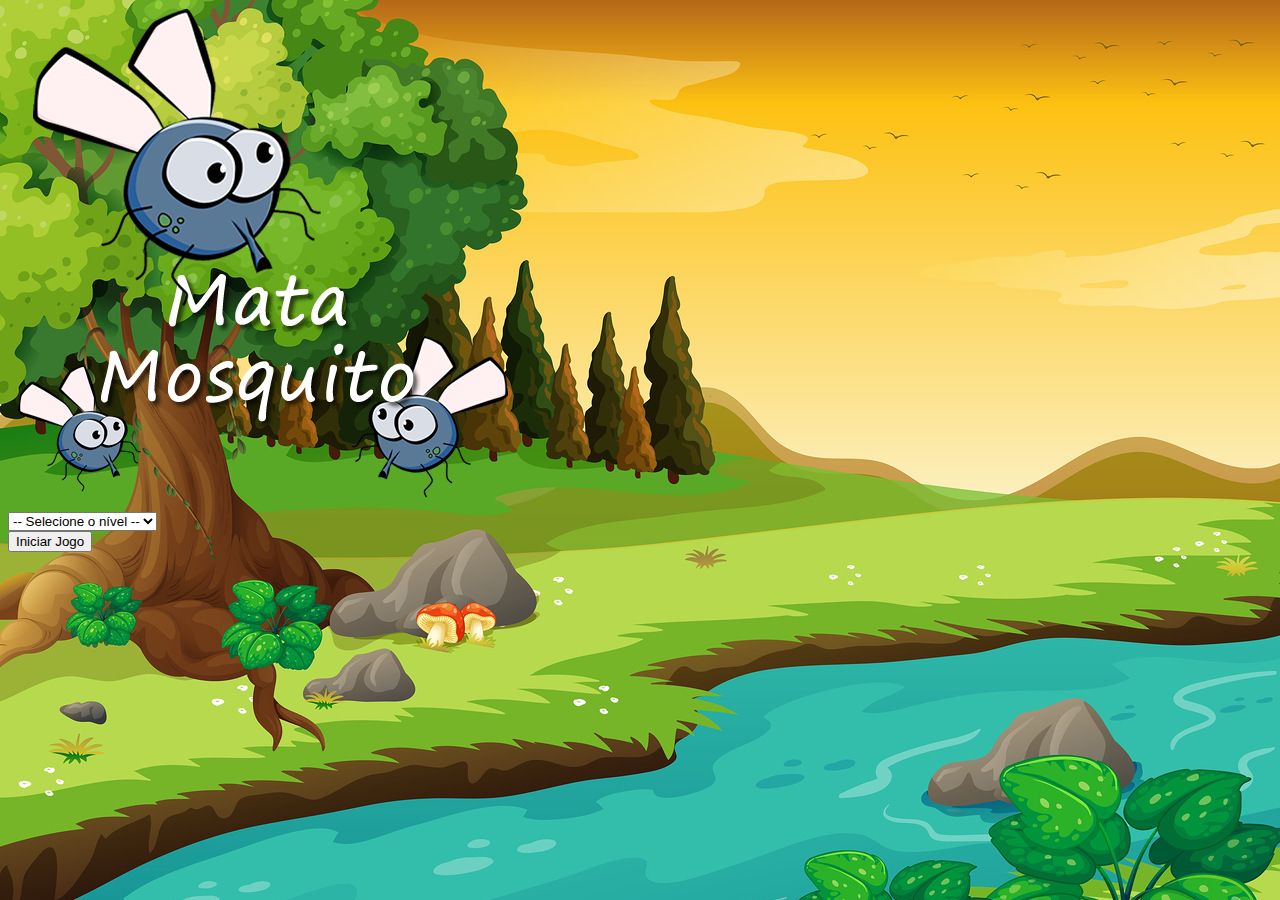
<file: index.html>
<!DOCTYPE html>
<html>
<head>
	<meta charset="utf-8">
	<meta name="viewport" content="width=device-width, initial-scale=1">

	<title>Mata Mosquito Game</title>

	<!-- LINK DO BOOTSTRAP-->
	<link href="https://cdn.jsdelivr.net/npm/bootstrap@5.3.0/dist/css/bootstrap.min.css" rel="stylesheet" integrity="sha384-9ndCyUaIbzAi2FUVXJi0CjmCapSmO7SnpJef0486qhLnuZ2cdeRhO02iuK6FUUVM" crossorigin="anonymous">

	<link rel="stylesheet" type="text/css" href="estilo.css">

	<script>
		function iniciarJogo() {
			var nivel = document.getElementById('nivel').value 

			if(nivel === '') {
				alert('Selecione um nível para iniciar o jogo')
				return false
			}

			window.location.href = "app.html?" + nivel

		}

	</script>
</head>
<body>

	<div class="container">
		<div class="row">
			<div class="col">
				<div class="d-flex justify-content-center">
					<img src="imagens/game.png">
				</div>	
			</div>
		</div>

		<div class="row">
			<div class="col">
				<div class="d-flex justify-content-center">
					<div class="mb-2">
						<select class="form-control" id="nivel">
							<option value=""> -- Selecione o nível --</option>
							<option value="normal">Normal</option>
							<option value="dificil">Difícil</option>
							<option value="superdificil">Super Difícil</option>
						</select>
					</div>	
				</div>
			</div>
		</div>			

		<div class="row">
			<div class="col">
				<div class="d-flex justify-content-center">
					<button type="button" class="btn btn-danger btn-lg" onclick="iniciarJogo()"> Iniciar Jogo </button>
				</div>	
			</div>
		</div>

	</div>

</body>
</html>
</file>
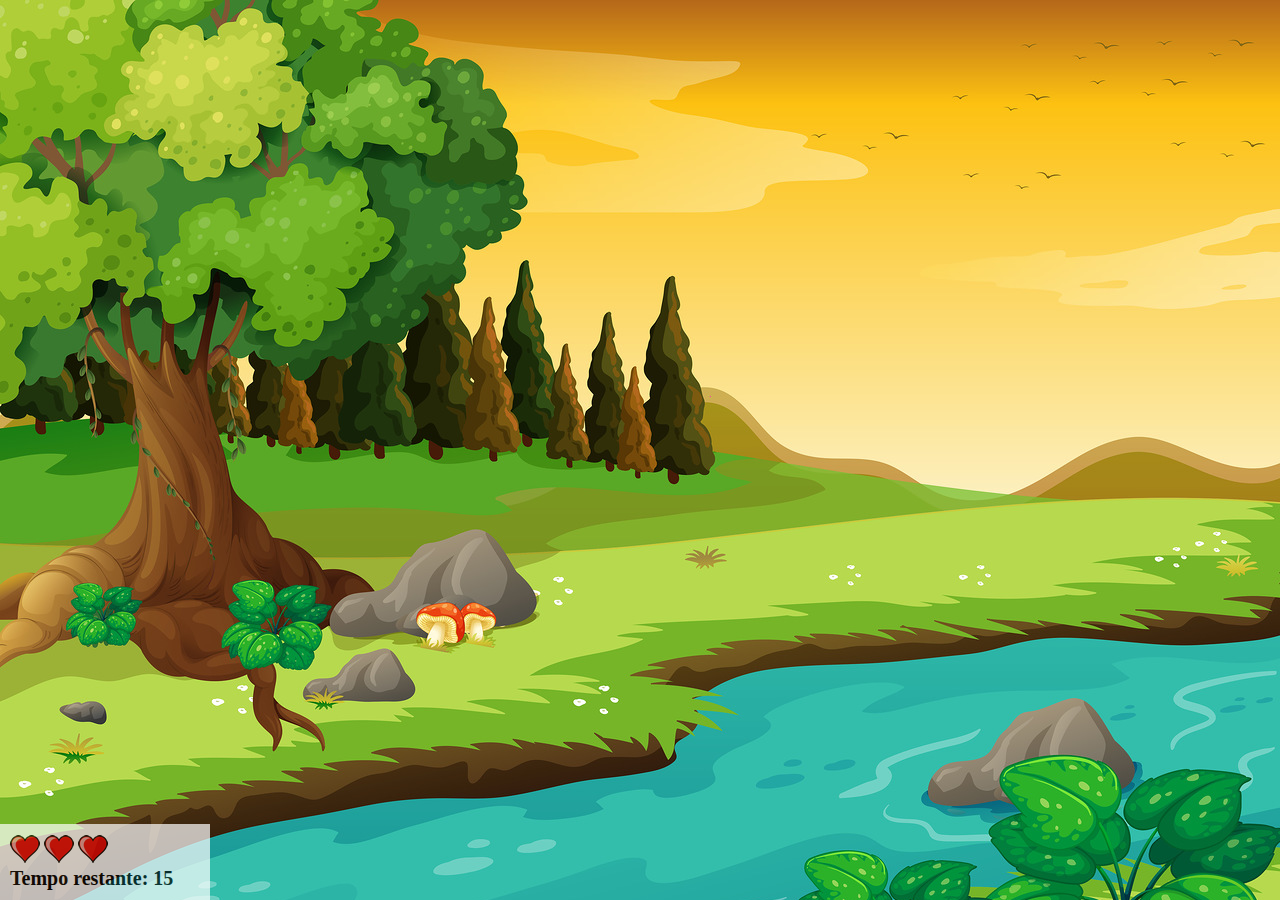
<file: app.html>
<!DOCTYPE html>
<html>
<head>
	<meta charset="utf-8">
	<meta name="viewport" content="width=device-width, initial-scale=1">
	<title>App - Mata Mosquito</title>

	<link rel="stylesheet" href="estilo.css">

	<script src="jogo.js" type="text/javascript"></script>

</head>
<body onresize="ajustaTamanhoPalcoJogo()">

	<div class="painel">
		<div class="vidas">
			<img id="v1" src="imagens/coracao_cheio.png">
			<img id="v2" src="imagens/coracao_cheio.png">
			<img id="v3" src="imagens/coracao_cheio.png">
		</div>
		<div class="cronometro">
			Tempo restante: <span id="cronometro"></span>
		</div>
	</div>

	<script>
		document.getElementById('cronometro').innerHTML = tempo

		var criaMosquito = setInterval(function(){
			posicaoRandomica()

		}, criaMosquitoTempo)
	</script>



</body>
</html>
</file>
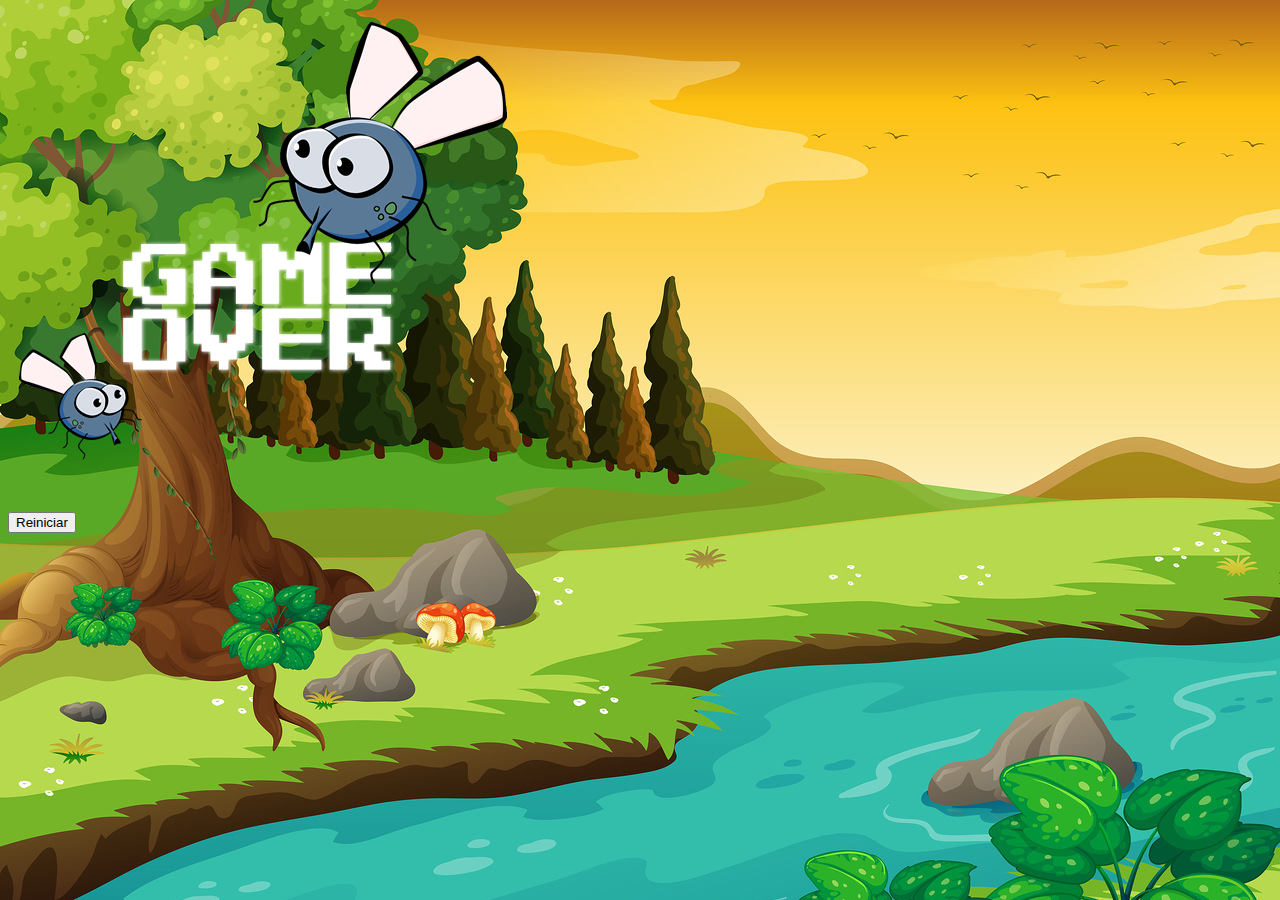
<file: fim_de_jogo.html>
<!DOCTYPE html>
<html>
<head>
	<meta charset="utf-8">
	<meta name="viewport" content="width=device-width, initial-scale=1">

	<title>Game Over</title>

	<link href="https://cdn.jsdelivr.net/npm/bootstrap@5.3.0/dist/css/bootstrap.min.css" rel="stylesheet" integrity="sha384-9ndCyUaIbzAi2FUVXJi0CjmCapSmO7SnpJef0486qhLnuZ2cdeRhO02iuK6FUUVM" crossorigin="anonymous">

	<link rel="stylesheet" type="text/css" href="estilo.css">
</head>
<body>

	<div class="container">
		<div class="row">
			<div class="col">
				<div class="d-flex justify-content-center">
					<img src="imagens/game_over.png">
				</div>	
			</div>
		</div>

		<div class="row">
			<div class="col">
				<div class="d-flex justify-content-center">
					<button type="button" class="btn btn-dark btn-lg" onclick="window.location.href = 'index.html'"> Reiniciar </button>
				</div>	
			</div>
		</div>

	</div>

</body>
</html>
</file>
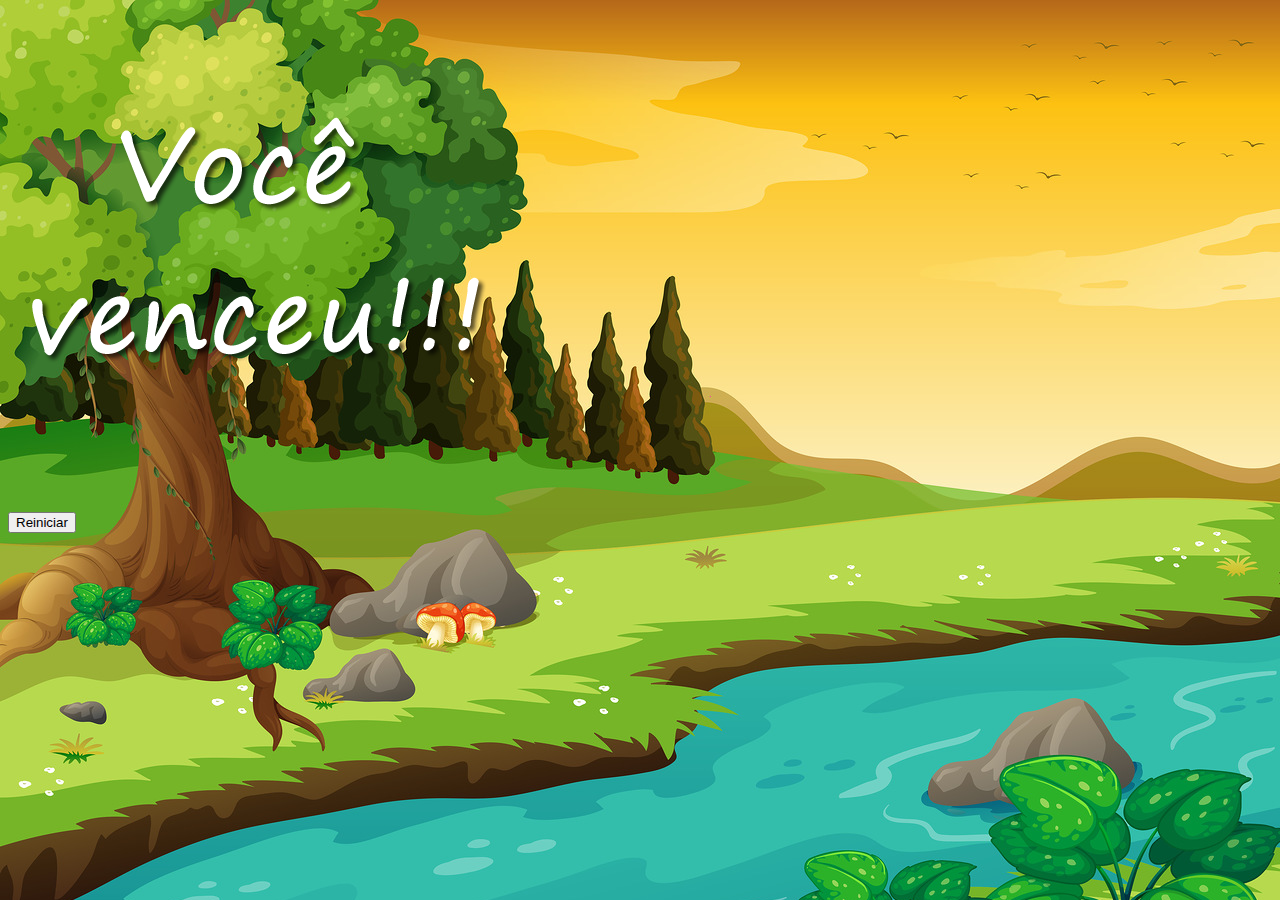
<file: vitoria.html>
<!DOCTYPE html>
<html>
<head>
	<meta charset="utf-8">
	<meta name="viewport" content="width=device-width, initial-scale=1">

	<title>Vitoria!!</title>

	<link href="https://cdn.jsdelivr.net/npm/bootstrap@5.3.0/dist/css/bootstrap.min.css" rel="stylesheet" integrity="sha384-9ndCyUaIbzAi2FUVXJi0CjmCapSmO7SnpJef0486qhLnuZ2cdeRhO02iuK6FUUVM" crossorigin="anonymous">

	<link rel="stylesheet" type="text/css" href="estilo.css">
</head>
<body>

	<div class="container">
		<div class="row">
			<div class="col">
				<div class="d-flex justify-content-center">
					<img src="imagens/vitoria.png">
				</div>	
			</div>
		</div>

		<div class="row">
			<div class="col">
				<div class="d-flex justify-content-center">
					<button type="button" class="btn btn-dark btn-lg" onclick="window.location.href = 'index.html'"> Reiniciar </button>
				</div>	
			</div>
		</div>

	</div>

</body>
</html>
</file>
<file: estilo.css>
html {
	cursor: url('imagens/mata_mosquito.png') 30 30, auto;

}

body {
	background-image: url(imagens/bg.jpg);
	background-repeat: no-repeat;
	background-size: 100%;

}

/* Extra small devices (portrait phones, less than 576px) */

@media (max-width: 575.98px) { 

	body {
			background-size: 275%;
	}

}

/* Small devices (landscape phones, 576px and up) */
@media (min-width: 576px) and (max-width: 767.98px) { 

	body {
			background-size: 280%;
	}
 }

/* Medium devices (tablets, 768px and up) */
@media (min-width: 768px) and (max-width: 991.98px) { ... }

/* Large devices (desktops, 992px and up) */
@media (min-width: 992px) and (max-width: 1199.98px) { ... }

/* Extra large devices (large desktops, 1200px and up) */
@media (min-width: 1200px) { ... }



.mosquito1 {
	width: 50px;
	height: 50px;
}


.mosquito2 {
	width: 70px;
	height: 70px;
}


.mosquito3 {
	width: 90px;
	height: 90px;
}

.ladoA {
	transform: scaleX(1);
}

.ladoB {
	transform: scaleX(-1);
}

.painel {
	position: absolute;
	width: 190px;
	padding: 10px;
	left: 0px;
	bottom: 0px;
	border-top: solid 1px #fff;
	background-color: #fff ;
	opacity: 0.7;
}

.vidas {
	float: left;
}

.cronometro {
	float: left;
	font-size: 20px;
	font-weight: bold;
}
</file>
